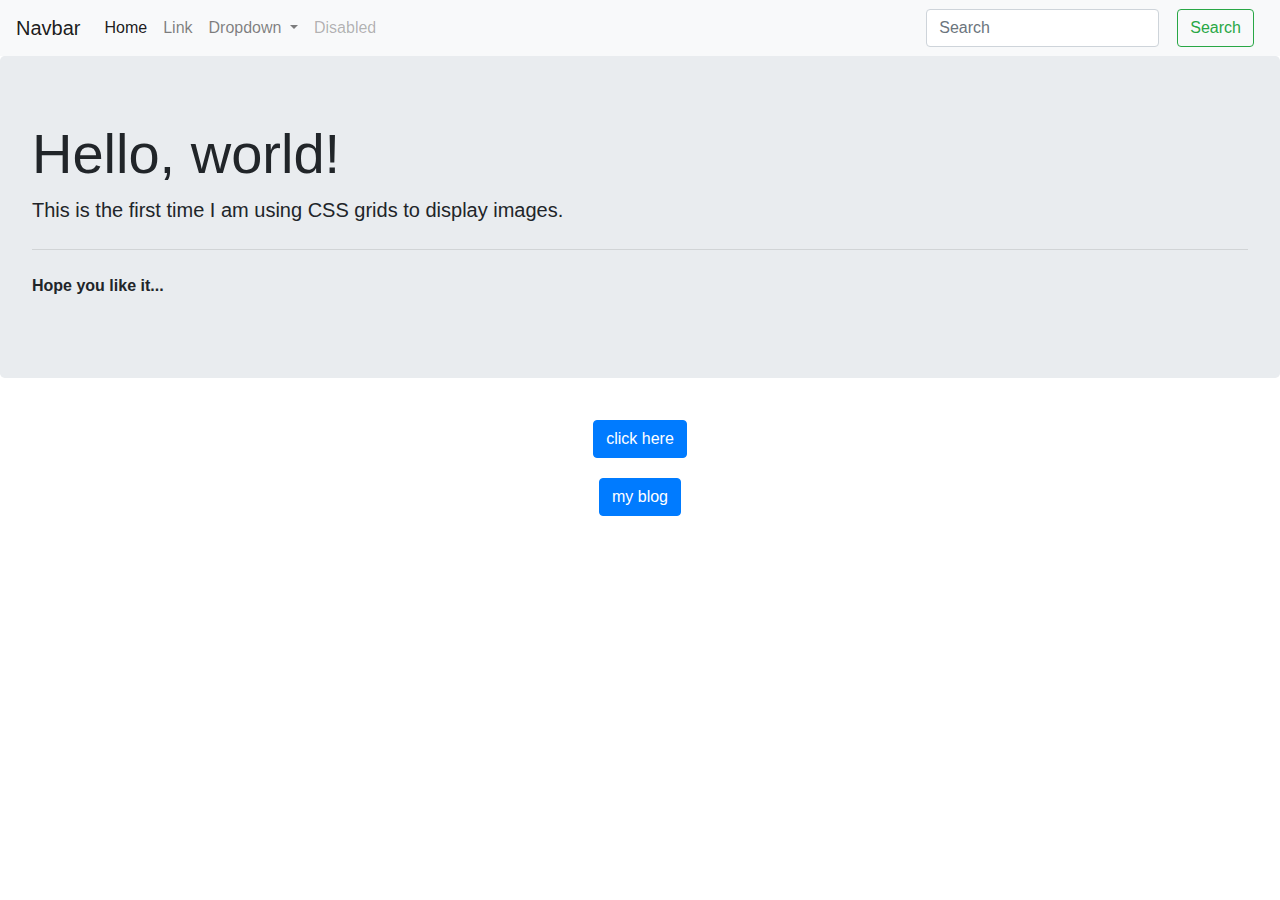
<file: index.html>
<!DOCTYPE html>
<html>
  <head>
    <title>Document</title>
    <link
      rel="stylesheet"
      href="https://maxcdn.bootstrapcdn.com/bootstrap/4.0.0/css/bootstrap.min.css"
      integrity="sha384-Gn5384xqQ1aoWXA+058RXPxPg6fy4IWvTNh0E263XmFcJlSAwiGgFAW/dAiS6JXm"
      crossorigin="anonymous"
    />
    <link rel="stylesheet" type="text/css" href="b1.css" />
  </head>
  <body>
    <nav class="navbar navbar-expand-lg navbar-light bg-light">
      <a class="navbar-brand" href="#">Navbar</a>
      <button
        class="navbar-toggler"
        type="button"
        data-toggle="collapse"
        data-target="#navbarSupportedContent"
        aria-controls="navbarSupportedContent"
        aria-expanded="false"
        aria-label="Toggle navigation"
      >
        <span class="navbar-toggler-icon"></span>
      </button>

      <div class="collapse navbar-collapse" id="navbarSupportedContent">
        <ul class="navbar-nav mr-auto">
          <li class="nav-item active">
            <a class="nav-link" href="#"
              >Home <span class="sr-only">(current)</span></a
            >
          </li>
          <li class="nav-item">
            <a class="nav-link" href="#">Link</a>
          </li>
          <li class="nav-item dropdown">
            <a
              class="nav-link dropdown-toggle"
              href="#"
              id="navbarDropdown"
              role="button"
              data-toggle="dropdown"
              aria-haspopup="true"
              aria-expanded="false"
            >
              Dropdown
            </a>
            <div class="dropdown-menu" aria-labelledby="navbarDropdown">
              <a class="dropdown-item" href="#">Action</a>
              <a class="dropdown-item" href="#">Another action</a>
              <div class="dropdown-divider"></div>
              <a class="dropdown-item" href="#">Something else here</a>
            </div>
          </li>
          <li class="nav-item">
            <a class="nav-link disabled" href="#">Disabled</a>
          </li>
        </ul>
        <form class="form-inline my-2 my-lg-0">
          <input
            class="form-control mr-sm-2"
            type="search"
            placeholder="Search"
            aria-label="Search"
          />
          <button class="btn btn-outline-success my-2 my-sm-0" type="submit">
            Search
          </button>
        </form>
      </div>
    </nav>

    <div class="jumbotron">
      <h1 class="display-4">Hello, world!</h1>
      <p class="lead">
        This is the first time I am using CSS grids to display images.
      </p>
      <hr class="my-4" />
      <p>Hope you like it...</p>
    </div>

    <!-- Button trigger modal -->

    <div class="modalbutton">
      <button
        type="button"
        class="btn btn-primary"
        data-toggle="modal"
        data-target="#exampleModal"
      >
        click here
      </button>
    </div>
    <div class="modalbutton">
      <button
        type="button"
        class="btn btn-primary"
        data-toggle="modal"
        data-target="#blogModal"
      >
        my blog
      </button>
    </div>

    <!-- Modal -->
    <div
      class="modal fade"
      id="exampleModal"
      tabindex="-1"
      role="dialog"
      aria-labelledby="exampleModalLabel"
      aria-hidden="true"
    >
      <div class="modal-dialog" role="document">
        <div class="modal-content">
          <div class="modal-header">
            <h5 class="modal-title" id="exampleModalLabel">Modal title</h5>
            <button
              type="button"
              class="close"
              data-dismiss="modal"
              aria-label="Close"
            >
              <span aria-hidden="true">&times;</span>
            </button>
          </div>
          <div class="modal-body">click ok to confirm.</div>
          <div class="modal-footer">
            <button
              type="button"
              class="btn btn-secondary"
              data-dismiss="modal"
            >
              Close
            </button>
            <a href="grids.html"
              ><button type="button" class="btn btn-primary">Ok</button>
            </a>
          </div>
        </div>
      </div>
    </div>
   <!--blogmodel-->
    <div
      class="modal fade"
      id="blogModal"
      tabindex="-1"
      role="dialog"
      aria-labelledby="exampleModalLabel"
      aria-hidden="true"
    >
      <div class="modal-dialog" role="document">
        <div class="modal-content">
          <div class="modal-header">
            <h5 class="modal-title" id="exampleModalLabel">Modal title</h5>
            <button
              type="button"
              class="close"
              data-dismiss="modal"
              aria-label="Close"
            >
              <span aria-hidden="true">&times;</span>
            </button>
          </div>
          <div class="modal-body">click ok to visit my blog.</div>
          <div class="modal-footer">
            <button
              type="button"
              class="btn btn-secondary"
              data-dismiss="modal"
            >
              Close
            </button>
            <a href="https://spaceknowledge007.blogspot.com/"
              ><button type="button" class="btn btn-primary">Ok</button>
            </a>
          </div>
        </div>
      </div>
    </div>

    <script
      src="https://code.jquery.com/jquery-3.2.1.slim.min.js"
      integrity="sha384-KJ3o2DKtIkvYIK3UENzmM7KCkRr/rE9/Qpg6aAZGJwFDMVNA/GpGFF93hXpG5KkN"
      crossorigin="anonymous"
    ></script>
    <script
      src="https://cdnjs.cloudflare.com/ajax/libs/popper.js/1.12.9/umd/popper.min.js"
      integrity="sha384-ApNbgh9B+Y1QKtv3Rn7W3mgPxhU9K/ScQsAP7hUibX39j7fakFPskvXusvfa0b4Q"
      crossorigin="anonymous"
    ></script>
    <script
      src="https://maxcdn.bootstrapcdn.com/bootstrap/4.0.0/js/bootstrap.min.js"
      integrity="sha384-JZR6Spejh4U02d8jOt6vLEHfe/JQGiRRSQQxSfFWpi1MquVdAyjUar5+76PVCmYl"
      crossorigin="anonymous"
    ></script>
  </body>
</html>
</file>
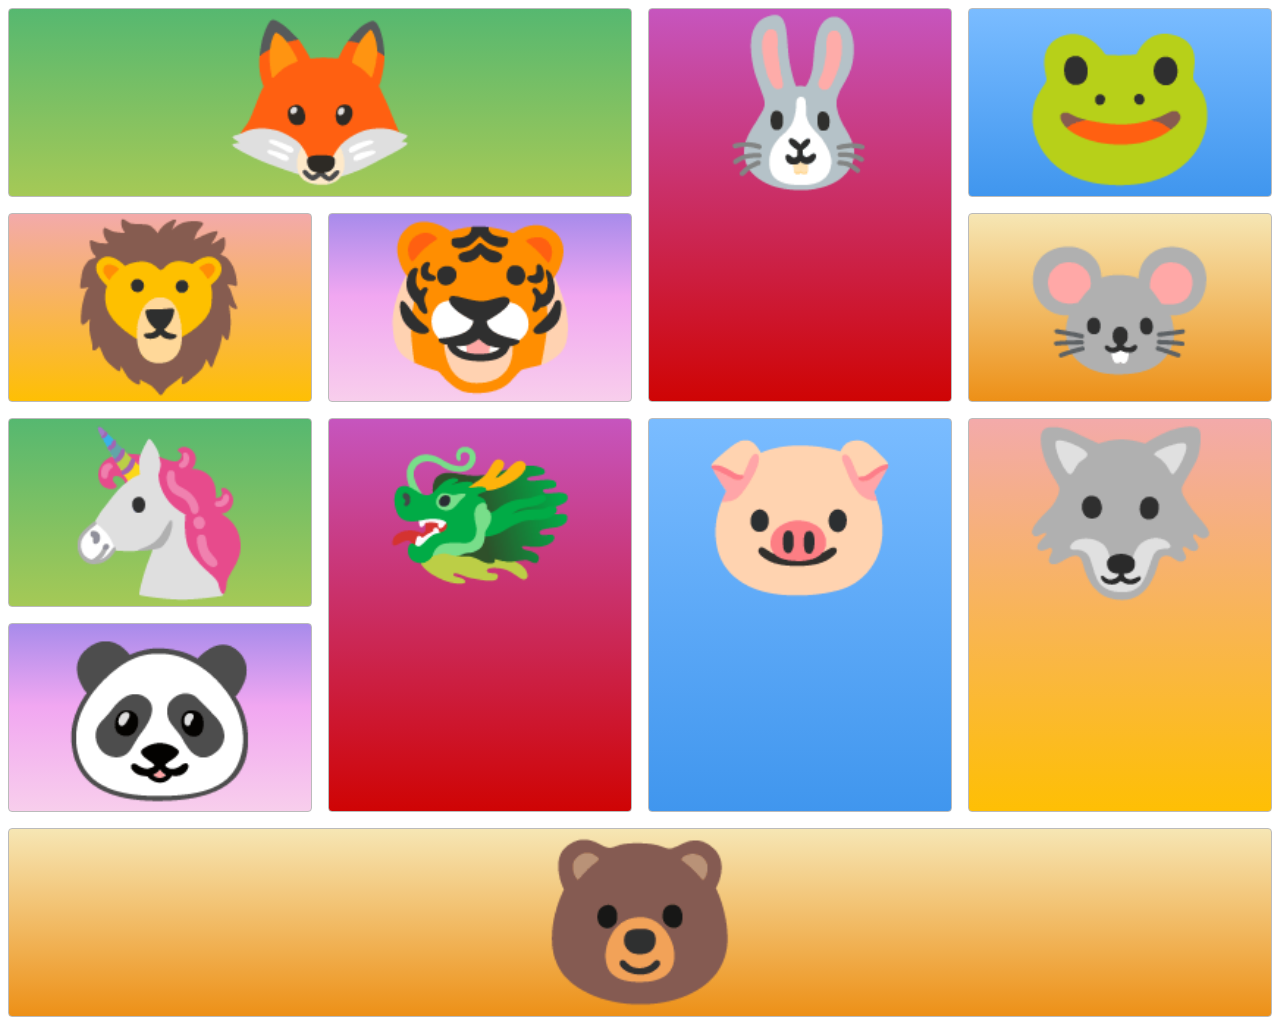
<file: grids.html>
<!DOCTYPE html>
<html>
  <head>
    <!-- the below meta tag is default in most modern browsers. however if you have an
  older browser, the emojis may not show up properly. In which case you need this meta
  tag. Read more here: https://teamtreehouse.com/community/meta-charsetutf8-what-does-this-mean-or-what-does-it-do-i-deleted-it-from-the-code-and-nothing-changed -->
    <meta charset="utf-8" />
    <title>Grid Master</title>
    <link rel="stylesheet" type="text/css" href="./style.css" />
  </head>
  <body>
    <div class="container">
      <div class="zone green a">🦊</div>
      <div class="zone red r">🐰</div>
      <div class="zone blue">🐸</div>
      <div class="zone yellow">🦁</div>
      <div class="zone purple">🐯</div>
      <div class="zone brown">🐭</div>
      <div class="zone green">🦄</div>
      <div class="zone red r">🐲</div>
      <div class="zone blue r">🐷</div>
      <div class="zone yellow r">🐺</div>
      <div class="zone purple">🐼</div>
      <div class="zone brown last">🐻</div>
    </div>
  </body>
</html>
</file>
<file: b1.css>
.modalbutton {
  display: flex;
  justify-content: center;
  
}
button{
  margin:10px;
}
p {
  font-weight: bold;
}
</file>
<file: style.css>
.container {
  display: grid;
  /*grid-template-columns: 300px 300px 300px;*/
  grid-template-columns: repeat(auto-fill, minmax(250px, 1fr));

  grid-gap: 1rem;
}
.a {
  grid-column: 1/3;
}
.r {
  grid-row-start: span 2;
}
.last {
  grid-column: span 4;
}
.zone {
  cursor: pointer;
  display: inline-block;
  text-align: center;
  font-size: 10em;
  border-radius: 4px;
  border: 1px solid #bbb;
  transition: all 0.3s linear;
}

.zone:hover {
  -webkit-box-shadow: rgba(0, 0, 0, 0.8) 0px 5px 15px,
    inset rgba(0, 0, 0, 0.15) 0px -10px 20px;
  -moz-box-shadow: rgba(0, 0, 0, 0.8) 0px 5px 15px,
    inset rgba(0, 0, 0, 0.15) 0px -10px 20px;
  -o-box-shadow: rgba(0, 0, 0, 0.8) 0px 5px 15px,
    inset rgba(0, 0, 0, 0.15) 0px -10px 20px;
  box-shadow: rgba(0, 0, 0, 0.8) 0px 5px 15px,
    inset rgba(0, 0, 0, 0.15) 0px -10px 20px;
}

/*https://paulund.co.uk/how-to-create-shiny-css-buttons*/
/***********************************************************************
 *  Green Background
 **********************************************************************/
.green {
  background: #56b870; /* Old browsers */
  background: -moz-linear-gradient(top, #56b870 0%, #a5c956 100%); /* FF3.6+ */
  background: -webkit-gradient(
    linear,
    left top,
    left bottom,
    color-stop(0%, #56b870),
    color-stop(100%, #a5c956)
  ); /* Chrome,Safari4+ */
  background: -webkit-linear-gradient(
    top,
    #56b870 0%,
    #a5c956 100%
  ); /* Chrome10+,Safari5.1+ */
  background: -o-linear-gradient(
    top,
    #56b870 0%,
    #a5c956 100%
  ); /* Opera 11.10+ */
  background: -ms-linear-gradient(top, #56b870 0%, #a5c956 100%); /* IE10+ */
  background: linear-gradient(top, #56b870 0%, #a5c956 100%); /* W3C */
}

/***********************************************************************
 *  Red Background
 **********************************************************************/
.red {
  background: #c655be; /* Old browsers */
  background: -moz-linear-gradient(top, #c655be 0%, #cf0404 100%); /* FF3.6+ */
  background: -webkit-gradient(
    linear,
    left top,
    left bottom,
    color-stop(0%, #c655be),
    color-stop(100%, #cf0404)
  ); /* Chrome,Safari4+ */
  background: -webkit-linear-gradient(
    top,
    #c655be 0%,
    #cf0404 100%
  ); /* Chrome10+,Safari5.1+ */
  background: -o-linear-gradient(
    top,
    #c655be 0%,
    #cf0404 100%
  ); /* Opera 11.10+ */
  background: -ms-linear-gradient(top, #c655be 0%, #cf0404 100%); /* IE10+ */
  background: linear-gradient(top, #c655be 0%, #cf0404 100%); /* W3C */
}

/***********************************************************************
 *  Yellow Background
 **********************************************************************/
.yellow {
  background: #f3aaaa; /* Old browsers */
  background: -moz-linear-gradient(top, #f3aaaa 0%, #febf04 100%); /* FF3.6+ */
  background: -webkit-gradient(
    linear,
    left top,
    left bottom,
    color-stop(0%, #f3aaaa),
    color-stop(100%, #febf04)
  ); /* Chrome,Safari4+ */
  background: -webkit-linear-gradient(
    top,
    #f3aaaa 0%,
    #febf04 100%
  ); /* Chrome10+,Safari5.1+ */
  background: -o-linear-gradient(
    top,
    #f3aaaa 0%,
    #febf04 100%
  ); /* Opera 11.10+ */
  background: -ms-linear-gradient(top, #f3aaaa 0%, #febf04 100%); /* IE10+ */
  background: linear-gradient(top, #f3aaaa 0%, #febf04 100%); /* W3C */
}

/***********************************************************************
 *  Blue Background
 **********************************************************************/
.blue {
  background: #7abcff; /* Old browsers */
  background: -moz-linear-gradient(
    top,
    #7abcff 0%,
    #60abf8 44%,
    #4096ee 100%
  ); /* FF3.6+ */
  background: -webkit-gradient(
    linear,
    left top,
    left bottom,
    color-stop(0%, #7abcff),
    color-stop(44%, #60abf8),
    color-stop(100%, #4096ee)
  ); /* Chrome,Safari4+ */
  background: -webkit-linear-gradient(
    top,
    #7abcff 0%,
    #60abf8 44%,
    #4096ee 100%
  ); /* Chrome10+,Safari5.1+ */
  background: -o-linear-gradient(
    top,
    #7abcff 0%,
    #60abf8 44%,
    #4096ee 100%
  ); /* Opera 11.10+ */
  background: -ms-linear-gradient(
    top,
    #7abcff 0%,
    #60abf8 44%,
    #4096ee 100%
  ); /* IE10+ */
  background: linear-gradient(
    top,
    #7abcff 0%,
    #60abf8 44%,
    #4096ee 100%
  ); /* W3C */
}

/***********************************************************************
 *  Purple Background
 **********************************************************************/
.purple {
  background: #a88beb; /* Old browsers */
  background: -moz-linear-gradient(
    top,
    #a88beb 0%,
    #f1a7f1 44%,
    #f8ceec 100%
  ); /* FF3.6+ */
  background: -webkit-gradient(
    linear,
    left top,
    left bottom,
    color-stop(0%, #a88beb),
    color-stop(44%, #f1a7f1),
    color-stop(100%, #f8ceec)
  ); /* Chrome,Safari4+ */
  background: -webkit-linear-gradient(
    top,
    #a88beb 0%,
    #f1a7f1 44%,
    #f8ceec 100%
  ); /* Chrome10+,Safari5.1+ */
  background: -o-linear-gradient(
    top,
    #a88beb 0%,
    #f1a7f1 44%,
    #f8ceec 100%
  ); /* Opera 11.10+ */
  background: -ms-linear-gradient(
    top,
    #a88beb 0%,
    #f1a7f1 44%,
    #f8ceec 100%
  ); /* IE10+ */
  background: linear-gradient(
    top,
    #a88beb 0%,
    #f1a7f1 44%,
    #f8ceec 100%
  ); /* W3C */
}

/***********************************************************************
 *  Brown Background
 **********************************************************************/
.brown {
  background: #f6e6b4; /* Old browsers */
  background: -moz-linear-gradient(top, #f6e6b4 0%, #ed9017 100%); /* FF3.6+ */
  background: -webkit-gradient(
    linear,
    left top,
    left bottom,
    color-stop(0%, #f6e6b4),
    color-stop(100%, #ed9017)
  ); /* Chrome,Safari4+ */
  background: -webkit-linear-gradient(
    top,
    #f6e6b4 0%,
    #ed9017 100%
  ); /* Chrome10+,Safari5.1+ */
  background: -o-linear-gradient(
    top,
    #f6e6b4 0%,
    #ed9017 100%
  ); /* Opera 11.10+ */
  background: -ms-linear-gradient(top, #f6e6b4 0%, #ed9017 100%); /* IE10+ */
  background: linear-gradient(top, #f6e6b4 0%, #ed9017 100%); /* W3C */
  filter: progid:DXImageTransform.Microsoft.gradient( startColorstr='#f6e6b4', endColorstr='#ed9017',GradientType=0 ); /* IE6-9 */
}
</file>
